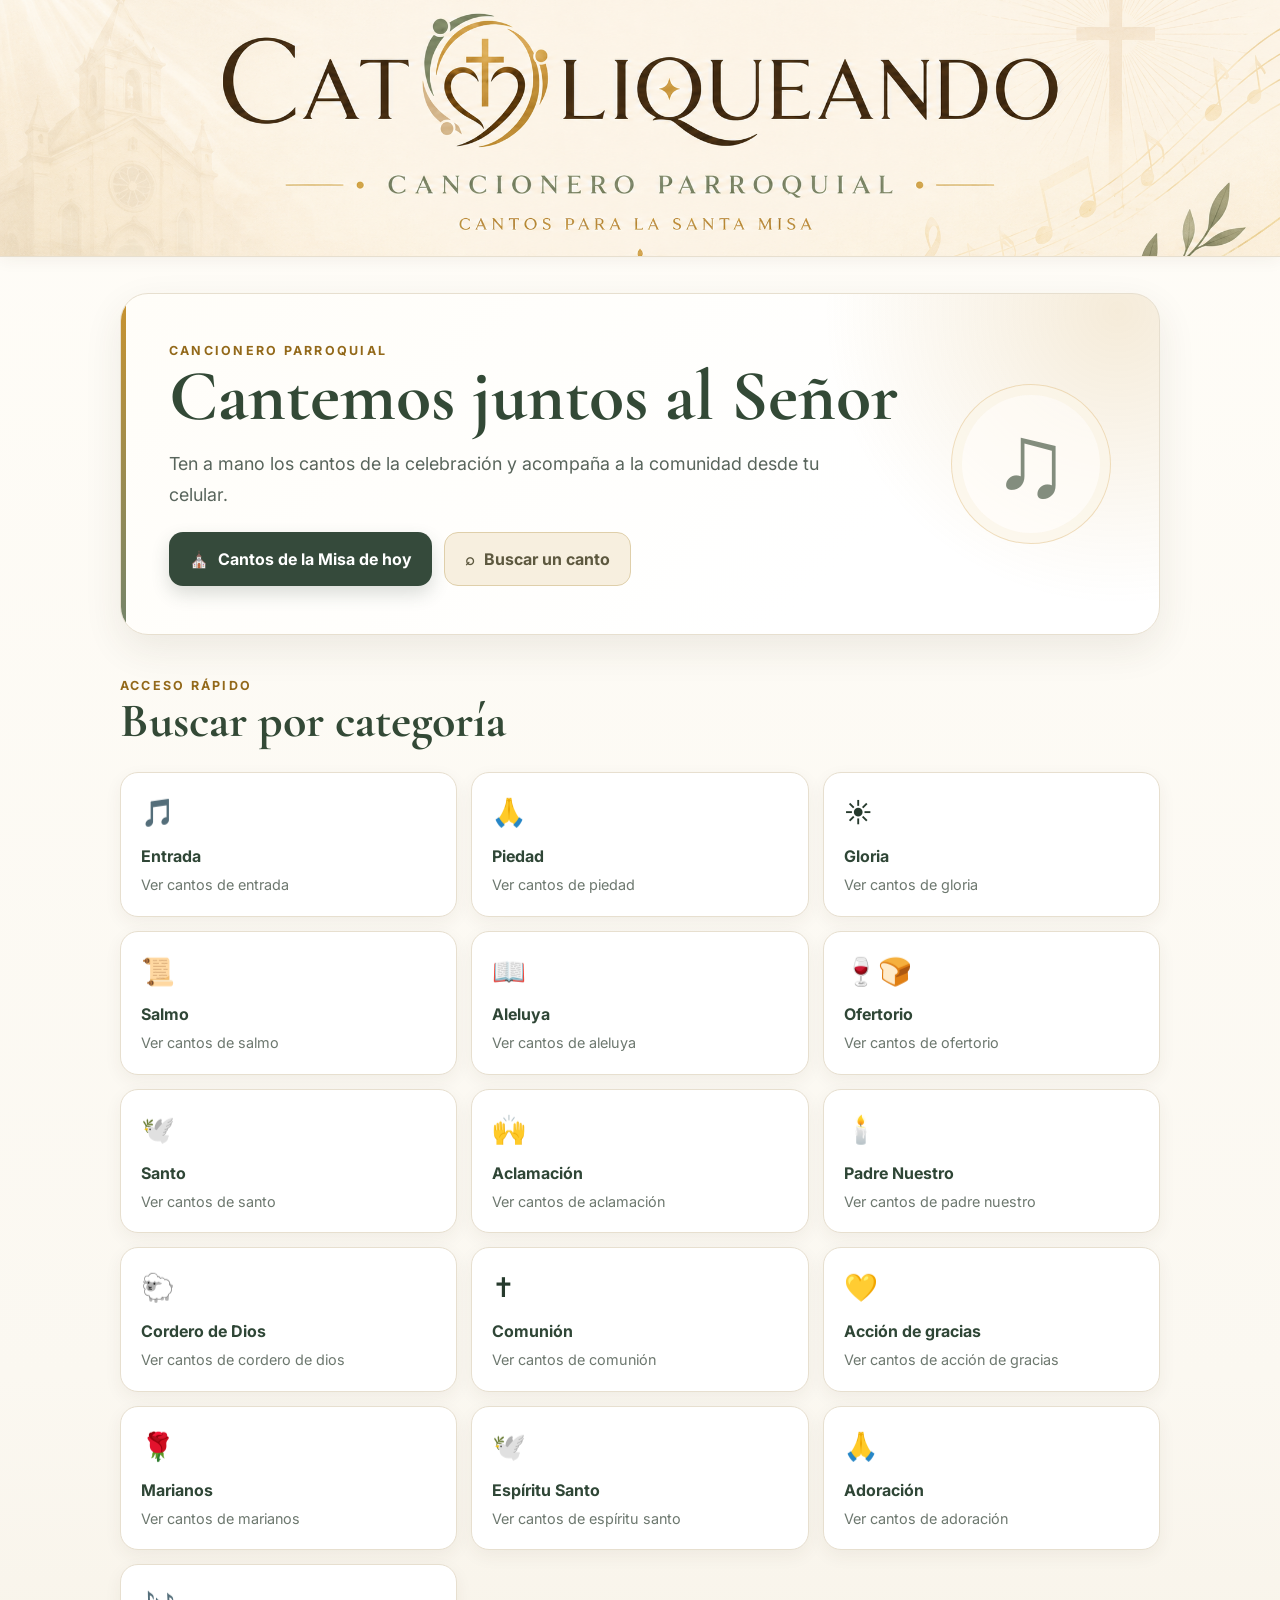
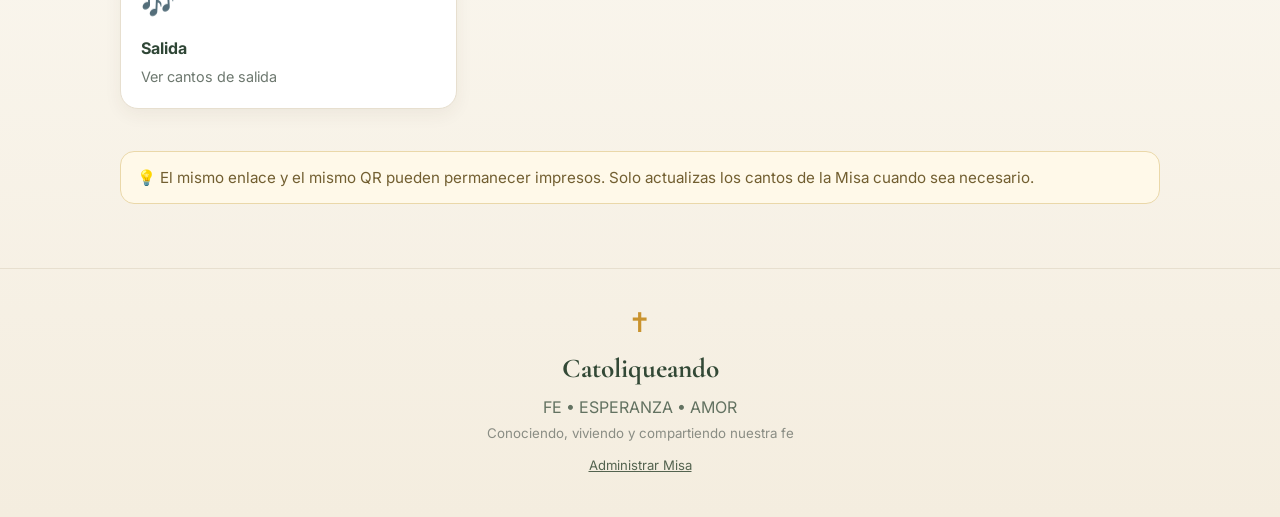
<file: index.html>
<!doctype html>
<html lang="es">
<head>
  <meta charset="utf-8">
  <meta name="viewport" content="width=device-width, initial-scale=1">
  <meta name="theme-color" content="#f8f3e8">
  <meta name="description" content="Cancionero parroquial Catoliqueando: cantos para acompañar la Santa Misa desde tu celular.">
  <meta name="site-version" content="__SITE_VERSION__">
  <title>Cancionero Catoliqueando</title>
  <link rel="preconnect" href="https://fonts.googleapis.com">
  <link rel="preconnect" href="https://fonts.gstatic.com" crossorigin>
  <link href="https://fonts.googleapis.com/css2?family=Cormorant+Garamond:wght@500;600;700&family=Inter:wght@400;500;600;700&display=swap" rel="stylesheet">
  <link rel="stylesheet" href="styles.css?v=__SITE_VERSION__">
  <script>
    (() => {
      const actual = "__SITE_VERSION__";
      if (actual.includes("__") || actual === "local") return;
      fetch(`version.json?t=${Date.now()}`, { cache: "no-store" })
        .then(respuesta => respuesta.ok ? respuesta.json() : null)
        .then(datos => {
          if (!datos?.version || datos.version === actual) return;
          const url = new URL(location.href);
          url.searchParams.set("version", datos.version);
          location.replace(url.toString());
        })
        .catch(() => {});
    })();
  </script>
</head>
<body>
  <a class="skip-link" href="#app">Ir al contenido principal</a>

  <header class="site-header">
    <a href="#/" class="brand" aria-label="Inicio">
      <img src="assets/encabezado-catoliqueando.png" alt="Catoliqueando - Cancionero Parroquial">
    </a>
  </header>

  <main id="app" class="app-shell" tabindex="-1"></main>

  <footer class="footer">
    <div class="footer-cross" aria-hidden="true">✝</div>
    <strong>Catoliqueando</strong>
    <span>FE • ESPERANZA • AMOR</span>
    <small>Conociendo, viviendo y compartiendo nuestra fe</small>
    <a class="footer-admin" href="admin-misa.html">Administrar Misa</a>
  </footer>

  <script src="cantos.js?v=__SITE_VERSION__"></script>
  <script src="app.js?v=__SITE_VERSION__"></script>
</body>
</html>
</file>
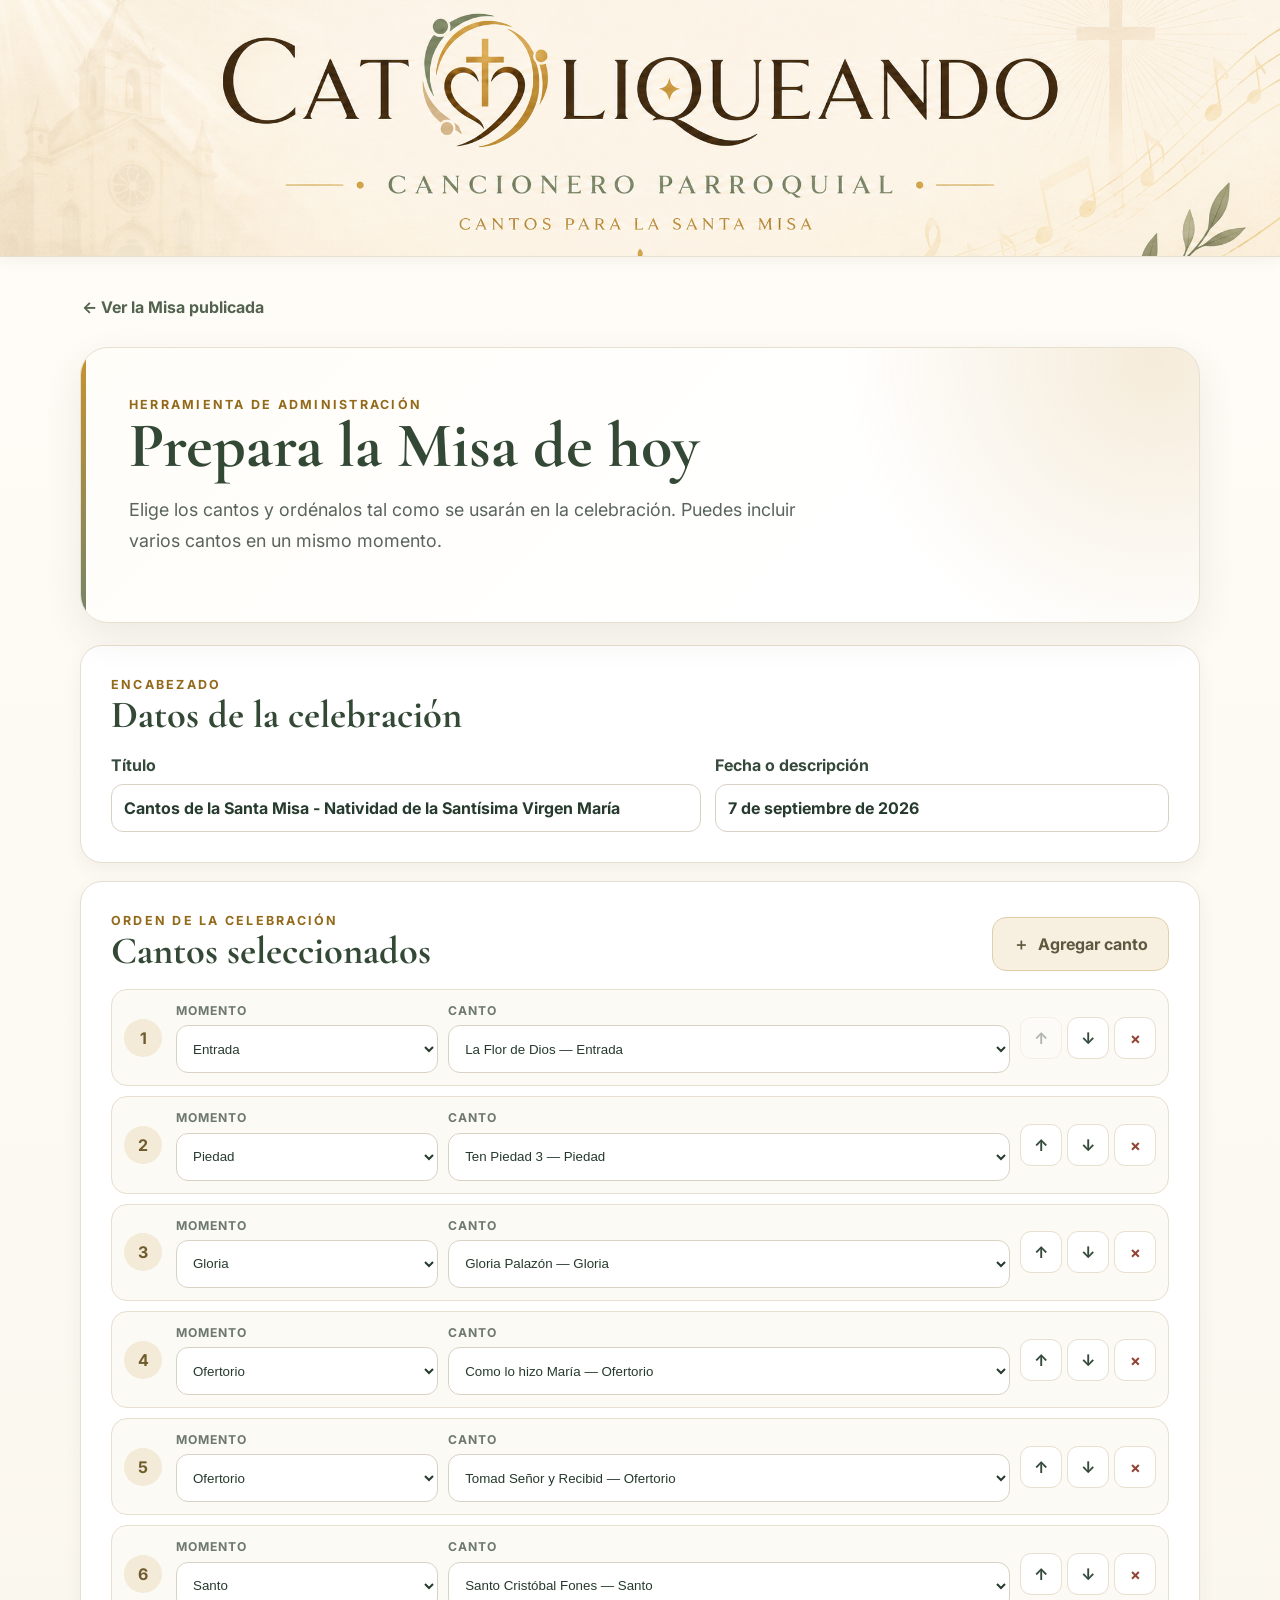
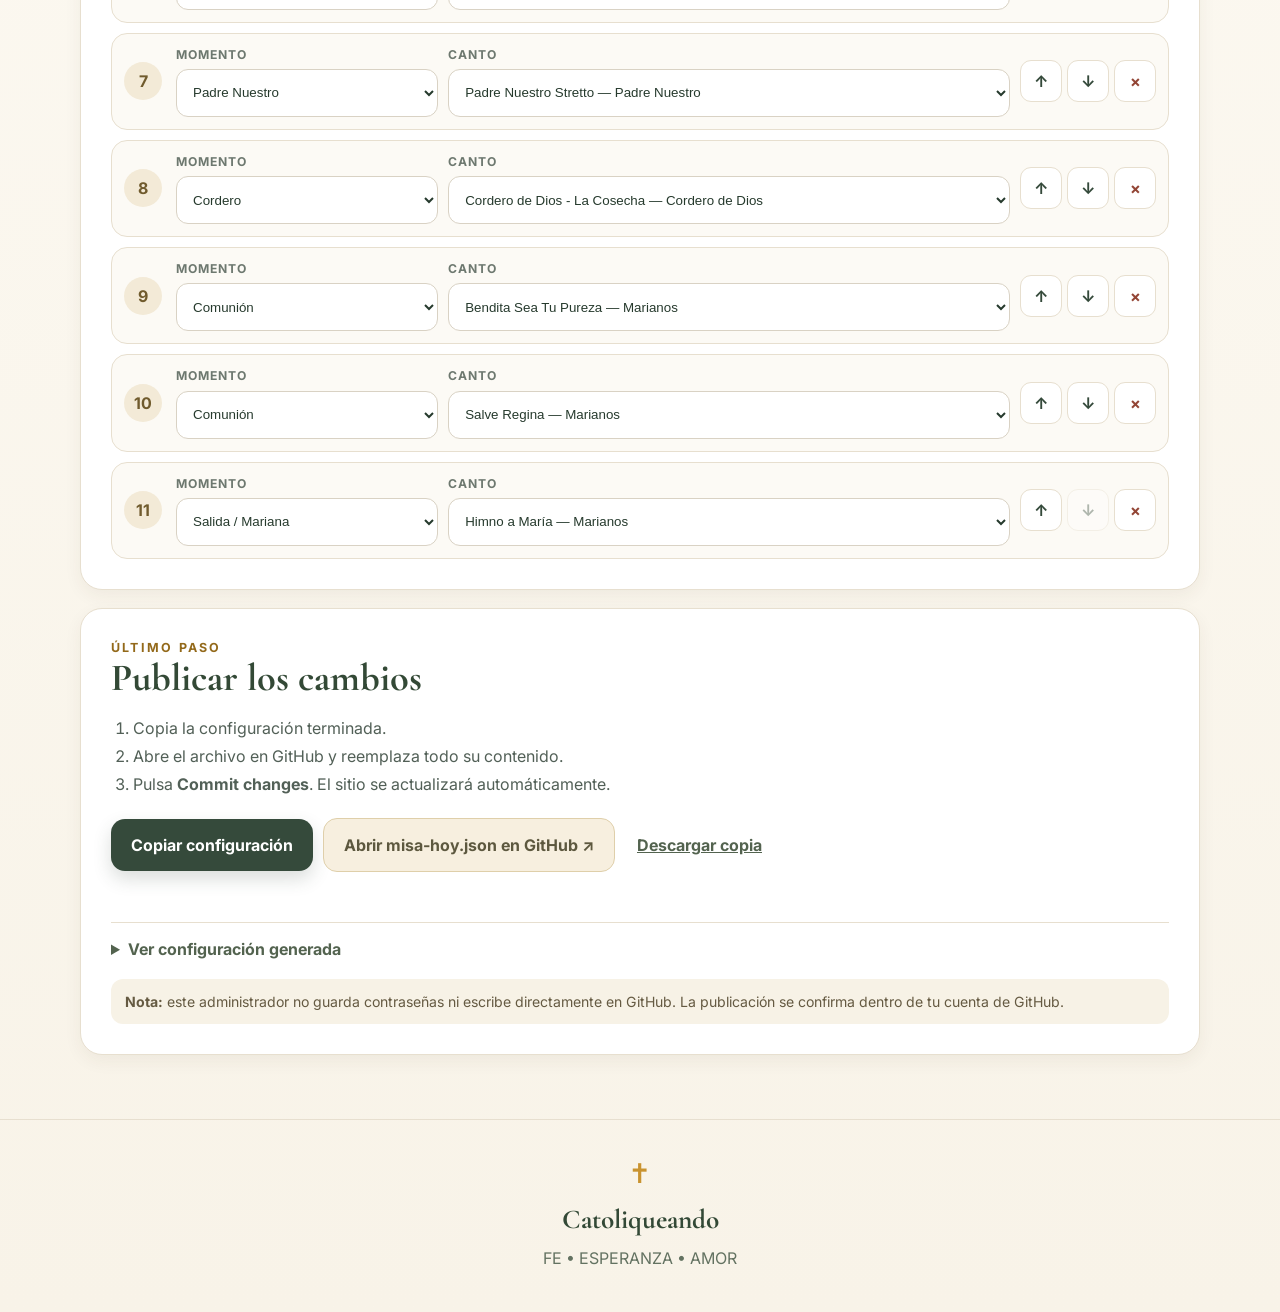
<file: admin-misa.html>
<!doctype html>
<html lang="es">
<head>
  <meta charset="utf-8">
  <meta name="viewport" content="width=device-width, initial-scale=1">
  <meta name="theme-color" content="#f8f3e8">
  <meta name="robots" content="noindex,nofollow">
  <meta name="description" content="Administrador de la selección de cantos para la Misa de hoy.">
  <meta name="site-version" content="__SITE_VERSION__">
  <title>Administrar Misa de hoy | Catoliqueando</title>
  <link rel="preconnect" href="https://fonts.googleapis.com">
  <link rel="preconnect" href="https://fonts.gstatic.com" crossorigin>
  <link href="https://fonts.googleapis.com/css2?family=Cormorant+Garamond:wght@500;600;700&family=Inter:wght@400;500;600;700&display=swap" rel="stylesheet">
  <link rel="stylesheet" href="styles.css?v=__SITE_VERSION__">
  <link rel="stylesheet" href="admin-misa.css?v=__SITE_VERSION__">
  <script>
    (() => {
      const actual = "__SITE_VERSION__";
      if (actual.includes("__") || actual === "local") return;
      fetch(`version.json?t=${Date.now()}`, { cache: "no-store" })
        .then(respuesta => respuesta.ok ? respuesta.json() : null)
        .then(datos => {
          if (!datos?.version || datos.version === actual) return;
          const url = new URL(location.href);
          url.searchParams.set("version", datos.version);
          location.replace(url.toString());
        })
        .catch(() => {});
    })();
  </script>
</head>
<body class="admin-page">
  <a class="skip-link" href="#adminMain">Ir al administrador</a>

  <header class="site-header">
    <a href="index.html#/misa" class="brand" aria-label="Abrir el cancionero">
      <img src="assets/encabezado-catoliqueando.png" alt="Catoliqueando - Cancionero Parroquial">
    </a>
  </header>

  <main id="adminMain" class="admin-shell" tabindex="-1">
    <a class="back" href="index.html#/misa">← Ver la Misa publicada</a>

    <section class="hero-card admin-intro">
      <div class="eyebrow">Herramienta de administración</div>
      <h1>Prepara la Misa de hoy</h1>
      <p class="lead">Elige los cantos y ordénalos tal como se usarán en la celebración. Puedes incluir varios cantos en un mismo momento.</p>
    </section>

    <section class="admin-card" aria-labelledby="datosTitle">
      <div class="admin-heading">
        <div>
          <div class="eyebrow">Encabezado</div>
          <h2 id="datosTitle">Datos de la celebración</h2>
        </div>
      </div>
      <div class="admin-fields">
        <label>
          <span>Título</span>
          <input id="massTitle" type="text" autocomplete="off">
        </label>
        <label>
          <span>Fecha o descripción</span>
          <input id="massSubtitle" type="text" autocomplete="off" placeholder="Ejemplo: 7 de septiembre de 2026">
        </label>
      </div>
    </section>

    <section class="admin-card" aria-labelledby="selectionTitle">
      <div class="admin-heading selection-heading">
        <div>
          <div class="eyebrow">Orden de la celebración</div>
          <h2 id="selectionTitle">Cantos seleccionados</h2>
        </div>
        <button class="btn btn-secondary" id="addSong" type="button"><span aria-hidden="true">＋</span> Agregar canto</button>
      </div>
      <div id="selectionList" class="admin-selection"></div>
    </section>

    <section class="admin-card publish-card" aria-labelledby="publishTitle">
      <div class="eyebrow">Último paso</div>
      <h2 id="publishTitle">Publicar los cambios</h2>
      <ol class="publish-steps">
        <li>Copia la configuración terminada.</li>
        <li>Abre el archivo en GitHub y reemplaza todo su contenido.</li>
        <li>Pulsa <strong>Commit changes</strong>. El sitio se actualizará automáticamente.</li>
      </ol>
      <div class="publish-actions">
        <button class="btn btn-primary" id="copyConfig" type="button">Copiar configuración</button>
        <a class="btn btn-secondary" href="https://github.com/catoliqueando/cancionero/edit/main/misa-hoy.json" target="_blank" rel="noopener">Abrir misa-hoy.json en GitHub ↗</a>
        <button class="text-button" id="downloadConfig" type="button">Descargar copia</button>
      </div>
      <p class="admin-status" id="adminStatus" role="status" aria-live="polite"></p>
      <details class="config-preview">
        <summary>Ver configuración generada</summary>
        <label class="sr-only" for="jsonOutput">Configuración JSON generada</label>
        <textarea id="jsonOutput" readonly spellcheck="false"></textarea>
      </details>
      <p class="security-note"><strong>Nota:</strong> este administrador no guarda contraseñas ni escribe directamente en GitHub. La publicación se confirma dentro de tu cuenta de GitHub.</p>
    </section>
  </main>

  <footer class="footer">
    <div class="footer-cross" aria-hidden="true">✝</div>
    <strong>Catoliqueando</strong>
    <span>FE • ESPERANZA • AMOR</span>
  </footer>

  <script src="cantos.js?v=__SITE_VERSION__"></script>
  <script src="admin-misa.js?v=__SITE_VERSION__"></script>
</body>
</html>
</file>
<file: styles.css>
:root{
  --bg:#fbf8f1;
  --surface:#ffffff;
  --ink:#263a2d;
  --muted:#6d786f;
  --green:#73846b;
  --green-dark:#53634f;
  --green-deep:#354a3b;
  --gold:#c9932f;
  --gold-ink:#93691a;
  --gold-soft:#ead9ae;
  --line:#e7dfcf;
  --shadow:0 14px 38px rgba(67,55,34,.09);
  --shadow-soft:0 6px 18px rgba(67,55,34,.06);
  --radius:20px;
}
*{box-sizing:border-box}
[hidden]{display:none!important}
html{scroll-behavior:smooth}
body{
  margin:0;
  background:linear-gradient(180deg,#fffdf8 0%,var(--bg) 65%,#f4eddf 100%);
  color:var(--ink);
  font-family:Inter,system-ui,-apple-system,Segoe UI,sans-serif;
  line-height:1.5;
  min-height:100vh;
}
button,input{font:inherit}
a{color:inherit}
.skip-link{
  position:fixed;left:12px;top:12px;z-index:100;
  background:var(--green-deep);color:#fff;padding:10px 14px;border-radius:10px;
  font-weight:700;text-decoration:none;transform:translateY(-160%);
}
.skip-link:focus{transform:translateY(0)}
.sr-only{
  position:absolute;width:1px;height:1px;padding:0;margin:-1px;
  overflow:hidden;clip:rect(0,0,0,0);white-space:nowrap;border:0
}
:focus-visible{outline:3px solid #b77a13;outline-offset:3px}
::selection{background:var(--gold-soft);color:var(--green-deep)}
.site-header{
  background:#fffaf2;
  border-bottom:1px solid var(--line);
  box-shadow:0 3px 16px rgba(66,45,17,.06);
}
.brand{display:block;width:100%;margin:auto;overflow:hidden}
.brand img{
  display:block;width:100%;height:clamp(220px,20vw,340px);
  object-fit:cover;object-position:center 48%
}
.app-shell{
  width:min(1040px,calc(100% - 32px));margin:clamp(18px,4vw,36px) auto 64px;
  outline:none
}
.hero-card{
  background:
    radial-gradient(circle at 96% 5%,rgba(201,147,47,.18),transparent 28%),
    linear-gradient(135deg,#fffdf8,#fff 72%);
  border:1px solid var(--line);
  border-radius:28px;
  padding:clamp(24px,5vw,48px);
  box-shadow:var(--shadow);
  position:relative;
  overflow:hidden;
}
.hero-card::before{
  content:"";position:absolute;inset:0 auto 0 0;width:5px;
  background:linear-gradient(var(--gold),var(--green))
}
.home-hero{display:grid;grid-template-columns:minmax(0,1fr) auto;align-items:center;gap:28px}
.hero-copy{position:relative;z-index:1}
.hero-mark{
  width:clamp(112px,16vw,160px);aspect-ratio:1;border:1px solid rgba(201,147,47,.3);
  border-radius:50%;display:grid;place-items:center;color:rgba(83,99,79,.72);
  font-family:"Cormorant Garamond",Georgia,serif;font-size:clamp(4rem,8vw,6.4rem);
  background:rgba(255,253,248,.68);box-shadow:inset 0 0 0 10px rgba(234,217,174,.16)
}
.eyebrow{color:var(--gold-ink);text-transform:uppercase;letter-spacing:.18em;font-size:.78rem;font-weight:700}
h1,h2,h3{font-family:"Cormorant Garamond",Georgia,serif;margin-top:0;color:#334936}
h1{font-size:clamp(2.55rem,6.5vw,4.5rem);line-height:.98;margin-bottom:16px;max-width:760px}
h2{font-size:clamp(2rem,5vw,3rem);line-height:1.05;margin-bottom:12px}
h3{font-size:1.55rem}
.lead{font-size:clamp(1rem,2.2vw,1.12rem);line-height:1.7;color:#59655c;max-width:680px}
.actions{display:flex;gap:12px;flex-wrap:wrap;margin-top:22px}
.btn{
  appearance:none;border:0;border-radius:14px;padding:14px 20px;min-height:52px;
  text-decoration:none;font-weight:700;cursor:pointer;display:inline-flex;
  gap:9px;align-items:center;justify-content:center;transition:transform .18s ease,box-shadow .18s ease,background .18s ease
}
.btn:hover{transform:translateY(-2px)}
.btn-primary{background:var(--green-deep);color:white;box-shadow:0 8px 18px rgba(53,74,59,.18)}
.btn-primary:hover{background:#293d30}
.btn-secondary{background:#f7efdf;color:#5d583f;border:1px solid #dfcfaa}
.btn-secondary:hover{background:#f1e5cc}
.section{margin-top:clamp(28px,5vw,42px)}
.section-title{display:flex;justify-content:space-between;align-items:end;gap:16px;margin-bottom:14px}
.section-title p{margin:0;color:var(--muted)}
.grid{display:grid;grid-template-columns:repeat(3,minmax(0,1fr));gap:14px}
.card{
  background:var(--surface);border:1px solid var(--line);border-radius:18px;
  padding:20px;box-shadow:var(--shadow-soft);min-height:142px;
  text-decoration:none;transition:transform .18s ease,box-shadow .18s ease,border-color .18s ease;display:block
}
.card:hover{transform:translateY(-2px);box-shadow:var(--shadow);border-color:#d8c79d}
.card-icon{font-size:1.7rem;margin-bottom:10px}
.card h3{font-family:Inter,sans-serif;font-size:1rem;margin:0 0 6px;color:#2f4636}
.card p{margin:0;color:var(--muted);font-size:.9rem;line-height:1.5}
.mass-list,.song-list{display:grid;gap:10px}
.row{
  background:#fff;border:1px solid var(--line);border-radius:16px;
  padding:14px 16px;min-height:72px;text-decoration:none;display:flex;align-items:center;gap:12px;
  box-shadow:0 3px 12px rgba(66,45,17,.035);transition:border-color .18s ease,transform .18s ease,box-shadow .18s ease
}
.row:hover{border-color:#d5c08e;transform:translateX(2px);box-shadow:var(--shadow-soft)}
.row-icon{width:42px;height:42px;border-radius:12px;background:#f5eddc;display:grid;place-items:center;font-size:1.3rem;flex:0 0 auto}
.row-main{min-width:0;flex:1}
.row-title{font-weight:700;color:#304536;line-height:1.35}
.row-sub{color:var(--muted);font-size:.86rem;margin-top:3px}
.chev{font-size:1.4rem;color:#9b8d70}
.page-intro{padding:clamp(22px,4vw,34px)}
.search-wrap{position:relative}
.search-wrap input{
  width:100%;border:1px solid var(--line);background:#fff;border-radius:16px;
  padding:15px 48px 15px 48px;outline:none;font-size:1rem;min-height:54px;color:var(--ink);
  -webkit-appearance:none;appearance:none
}
.search-wrap input::placeholder{color:#78817a;opacity:1}
.search-wrap input::-webkit-search-cancel-button{cursor:pointer}
.search-wrap input:focus{border-color:#c9a45d;box-shadow:0 0 0 4px rgba(201,147,47,.1)}
.search-icon{position:absolute;left:18px;top:50%;transform:translateY(-50%);color:#66736a;font-size:1.4rem;line-height:1}
.back{
  display:inline-flex;align-items:center;text-decoration:none;color:var(--green-dark);
  font-weight:700;margin-bottom:18px;gap:7px;min-height:44px;padding:4px 2px
}
.song-head{background:#fff;border:1px solid var(--line);border-radius:22px;padding:22px;box-shadow:var(--shadow);margin-bottom:16px}
.song-meta{display:flex;gap:8px;flex-wrap:wrap}
.badge{background:#f4eddc;color:#745f30;border:1px solid #e4d4ac;border-radius:999px;padding:6px 10px;font-size:.82rem;font-weight:700}
.song-note{margin:12px 0 0;color:var(--muted);font-size:.95rem}
.mass-progress{
  display:flex;align-items:center;justify-content:space-between;gap:12px;
  background:#f7efdf;border:1px solid #dfcfaa;border-radius:14px;
  padding:11px 14px;margin-bottom:12px;color:#6d5c32
}
.mass-progress span{font-weight:700}
.mass-progress strong{font-size:.88rem;white-space:nowrap}
.lyrics{
  background:#fff;border:1px solid var(--line);border-radius:22px;padding:24px;
  font-size:1.22rem;line-height:1.9;white-space:pre-wrap;box-shadow:var(--shadow);
  overflow-wrap:anywhere
}
.song-toolbar{display:flex;align-items:center;justify-content:space-between;gap:12px;margin:0 0 12px}
.media-actions{display:flex;gap:8px;flex-wrap:wrap}
.tool-btn{
  border:1px solid #d8c493;background:#fff9eb;border-radius:12px;padding:9px 14px;
  min-height:44px;font-weight:700;cursor:pointer;color:#674f20
}
.tool-btn:hover,.tool-btn[aria-pressed="true"],.tool-btn[aria-expanded="true"]{border-color:var(--gold);background:#f6e8c6}
.lyrics-controls{display:flex;justify-content:flex-end;gap:8px;margin:0}
.small-btn{
  border:1px solid var(--line);background:#fff;border-radius:12px;padding:9px 14px;
  min-width:50px;min-height:44px;font-weight:700;cursor:pointer;color:var(--green-deep)
}
.small-btn:hover{border-color:#c9a45d;background:#fffaf0}
.small-btn:disabled{opacity:.4;cursor:not-allowed}
.transpose-controls{
  display:flex;align-items:center;justify-content:flex-end;gap:8px;flex-wrap:wrap;
  margin:0 0 12px;padding:10px 12px;background:#f7f2e6;border:1px solid var(--line);border-radius:14px
}
.transpose-controls span{color:var(--muted);font-size:.9rem;font-weight:700}
.transpose-controls strong{min-width:92px;text-align:center;color:var(--green-deep)}
.media-panel{
  margin:0 0 14px;padding:14px;background:#fff;border:1px solid var(--line);
  border-radius:18px;box-shadow:var(--shadow-soft)
}
.youtube-panel{max-width:720px}
.video-slot{width:100%;aspect-ratio:16/9;background:#182119;border-radius:12px;overflow:hidden}
.video-slot iframe{display:block;width:100%;height:100%;border:0}
.youtube-panel>a{display:inline-block;margin-top:10px;color:var(--green-dark);font-weight:700;font-size:.9rem}
.audio-panel{display:grid;gap:9px;max-width:720px;color:var(--green-deep)}
.audio-panel audio{width:100%}
.lyrics.with-chords{line-height:1.55}
.chord-line{min-height:2.75em;overflow-wrap:normal}
.chord-line.is-empty{min-height:1.25em}
.chord-segment{display:inline-grid;grid-template-rows:1.15em auto;vertical-align:top;max-width:100%}
.chord-name{
  color:#9a6912;font-family:Inter,system-ui,sans-serif;font-size:.78em;
  font-weight:800;line-height:1;white-space:nowrap
}
.chord-text{white-space:pre-wrap;line-height:1.55}
.song-pager{display:grid;grid-template-columns:1fr 1fr;gap:12px;margin-top:16px}
.song-pager-link{
  min-height:76px;background:#fff;border:1px solid var(--line);border-radius:16px;
  padding:12px 14px;text-decoration:none;display:flex;align-items:center;gap:10px;
  color:var(--green-deep);font-weight:700;box-shadow:var(--shadow-soft)
}
.song-pager-link:hover{border-color:#c9a45d;background:#fffaf0}
.song-pager-link.is-next{justify-content:flex-end;text-align:right}
.song-pager-link small{display:block;color:var(--muted);font-weight:500;margin-bottom:2px}
.song-pager-link.is-disabled{visibility:hidden}
.update-notice{
  position:fixed;z-index:20;left:50%;bottom:18px;transform:translateX(-50%);
  width:min(calc(100% - 24px),520px);border:0;border-radius:14px;padding:13px 18px;
  background:var(--green-deep);color:#fff;box-shadow:0 12px 30px rgba(35,52,40,.3);
  cursor:pointer;font:700 .95rem Inter,system-ui,sans-serif
}
.empty{padding:28px;text-align:center;color:var(--muted);background:#fff;border:1px dashed var(--line);border-radius:18px}
.footer{
  text-align:center;border-top:1px solid var(--line);padding:34px 18px 42px;
  display:flex;flex-direction:column;gap:5px;color:#637261
}
.footer-cross{font-size:1.7rem;color:var(--gold)}
.footer strong{font-family:"Cormorant Garamond",Georgia,serif;font-size:1.7rem;color:#334936}
.footer small{color:#8a8d84}
.footer-admin{color:var(--green-dark);font-size:.82rem;margin-top:7px}
.note{background:#fff9e9;border:1px solid #ead8a9;color:#725f31;border-radius:14px;padding:14px 16px;font-size:.95rem;line-height:1.55}
@media(max-width:760px){
  .site-header{position:sticky;top:0;z-index:5}
  .brand img{height:clamp(104px,26vw,140px)}
  .app-shell{width:min(100% - 24px,720px);margin-top:16px;margin-bottom:48px}
  .hero-card{padding:24px 22px;border-radius:22px}
  .home-hero{display:block}
  .hero-mark{display:none}
  .grid{grid-template-columns:repeat(2,minmax(0,1fr))}
  .section{margin-top:25px}
  .lyrics{padding:18px;font-size:1.18rem}
  .song-toolbar{align-items:flex-end}
  .song-pager{grid-template-columns:1fr}
  .song-pager-link.is-disabled{display:none}
}
@media(max-width:430px){
  .brand{height:clamp(96px,27vw,108px)}
  .brand img{width:108%;max-width:none;height:100%;margin-left:-4%;object-position:center 48%}
  .app-shell{width:calc(100% - 20px)}
  .hero-card{padding:22px 18px}
  .actions{display:grid;grid-template-columns:1fr}
  .btn{width:100%}
  .grid{grid-template-columns:1fr 1fr;gap:10px}
  .card{padding:15px;min-height:126px}
  .card p{font-size:.82rem}
  .row{padding:12px;min-height:68px}
  .song-head{padding:19px}
  .lyrics{padding:18px 16px;border-radius:18px;line-height:1.82}
  .song-toolbar{position:sticky;top:calc(clamp(96px,27vw,108px) + 8px);z-index:4;background:rgba(251,248,241,.96);padding:7px;border-radius:14px;box-shadow:0 4px 12px rgba(67,55,34,.1)}
  .media-actions{gap:6px}
  .tool-btn{padding:8px 10px;font-size:.85rem}
  .small-btn{background:#fffdf8;box-shadow:0 4px 12px rgba(67,55,34,.1)}
  .transpose-controls{
    display:grid;grid-template-columns:minmax(48px,56px) minmax(100px,1fr) minmax(48px,56px);
    align-items:center;justify-content:center;column-gap:8px;row-gap:10px;padding:12px
  }
  .transpose-controls>span{grid-column:1/-1;text-align:center}
  .transpose-controls .small-btn{width:100%;min-width:0}
  .transpose-controls strong{min-width:0}
  .chord-line{min-height:2.9em}
}
@media(prefers-reduced-motion:reduce){
  html{scroll-behavior:auto}
  *,*::before,*::after{transition:none!important;animation:none!important}
}
</file>
<file: admin-misa.css>
.admin-page{background:linear-gradient(180deg,#fffdf8 0%,#f8f3e8 100%)}
.admin-shell{width:min(1120px,calc(100% - 32px));margin:28px auto 64px;outline:none}
.admin-intro{margin-bottom:22px}
.admin-intro h1{font-size:clamp(2.35rem,6vw,4rem);margin-bottom:14px}
.admin-card{
  background:#fff;border:1px solid var(--line);border-radius:22px;padding:clamp(20px,4vw,30px);
  box-shadow:var(--shadow-soft);margin-top:18px
}
.admin-heading{display:flex;justify-content:space-between;align-items:end;gap:18px;margin-bottom:18px}
.admin-heading h2,.publish-card h2{font-size:clamp(1.8rem,4vw,2.4rem);margin-bottom:0}
.admin-fields{display:grid;grid-template-columns:1.3fr 1fr;gap:14px}
.admin-fields label{display:grid;gap:7px;color:var(--green-deep);font-weight:700}
.admin-fields input,.admin-row select{
  width:100%;min-height:48px;border:1px solid #d9d2c4;border-radius:12px;background:#fff;
  padding:10px 12px;color:var(--ink);outline:none
}
.admin-fields input:focus,.admin-row select:focus{border-color:#c9a45d;box-shadow:0 0 0 4px rgba(201,147,47,.1)}
.admin-selection{display:grid;gap:10px}
.admin-row{
  display:grid;grid-template-columns:42px minmax(145px,.7fr) minmax(230px,1.5fr) auto;
  gap:10px;align-items:center;background:#fcfaf5;border:1px solid var(--line);border-radius:16px;padding:12px
}
.admin-number{
  width:38px;height:38px;border-radius:50%;display:grid;place-items:center;background:#f3ead7;
  color:#705b2d;font-weight:700
}
.admin-row label{display:grid;gap:5px;min-width:0}
.admin-row label span{font-size:.76rem;text-transform:uppercase;letter-spacing:.08em;color:var(--muted);font-weight:700}
.row-actions{display:flex;gap:5px;align-items:center}
.icon-button{
  width:42px;height:42px;border:1px solid var(--line);border-radius:11px;background:#fff;
  color:var(--green-deep);font-weight:700;cursor:pointer
}
.icon-button:hover{border-color:#c9a45d;background:#fff9eb}
.icon-button:disabled{opacity:.38;cursor:not-allowed}
.icon-button.remove{color:#934535}
.publish-steps{padding-left:22px;color:#526057;line-height:1.75}
.publish-actions{display:flex;gap:10px;align-items:center;flex-wrap:wrap;margin-top:20px}
.text-button{border:0;background:transparent;color:var(--green-dark);font-weight:700;text-decoration:underline;cursor:pointer;padding:12px}
.admin-status{min-height:24px;margin:14px 0 0;color:#32603e;font-weight:700}
.config-preview{margin-top:12px;border-top:1px solid var(--line);padding-top:14px}
.config-preview summary{cursor:pointer;color:var(--green-dark);font-weight:700}
.config-preview textarea{
  width:100%;height:280px;margin-top:12px;padding:14px;border:1px solid var(--line);border-radius:12px;
  background:#f7f5ef;color:#334039;font:13px/1.55 ui-monospace,SFMono-Regular,Consolas,monospace;resize:vertical
}
.security-note{margin:18px 0 0;padding:12px 14px;border-radius:12px;background:#f7f2e6;color:#655a42;font-size:.88rem}
.admin-empty{padding:26px;text-align:center;border:1px dashed #d7cdb8;border-radius:14px;color:var(--muted)}
@media(max-width:840px){
  .admin-row{grid-template-columns:38px 1fr auto}
  .admin-row label:nth-of-type(2){grid-column:2 / 4}
  .row-actions{grid-column:3;grid-row:1}
}
@media(max-width:620px){
  .admin-shell{width:calc(100% - 20px);margin-top:16px}
  .admin-fields{grid-template-columns:1fr}
  .selection-heading{display:block}
  .selection-heading .btn{width:100%;margin-top:14px}
  .admin-row{grid-template-columns:34px 1fr;padding:10px}
  .admin-row label:nth-of-type(2){grid-column:2}
  .row-actions{grid-column:1 / 3;grid-row:auto;justify-content:flex-end;border-top:1px solid var(--line);padding-top:9px}
  .publish-actions{display:grid;grid-template-columns:1fr}
  .publish-actions .btn,.publish-actions .text-button{width:100%}
}
</file>
